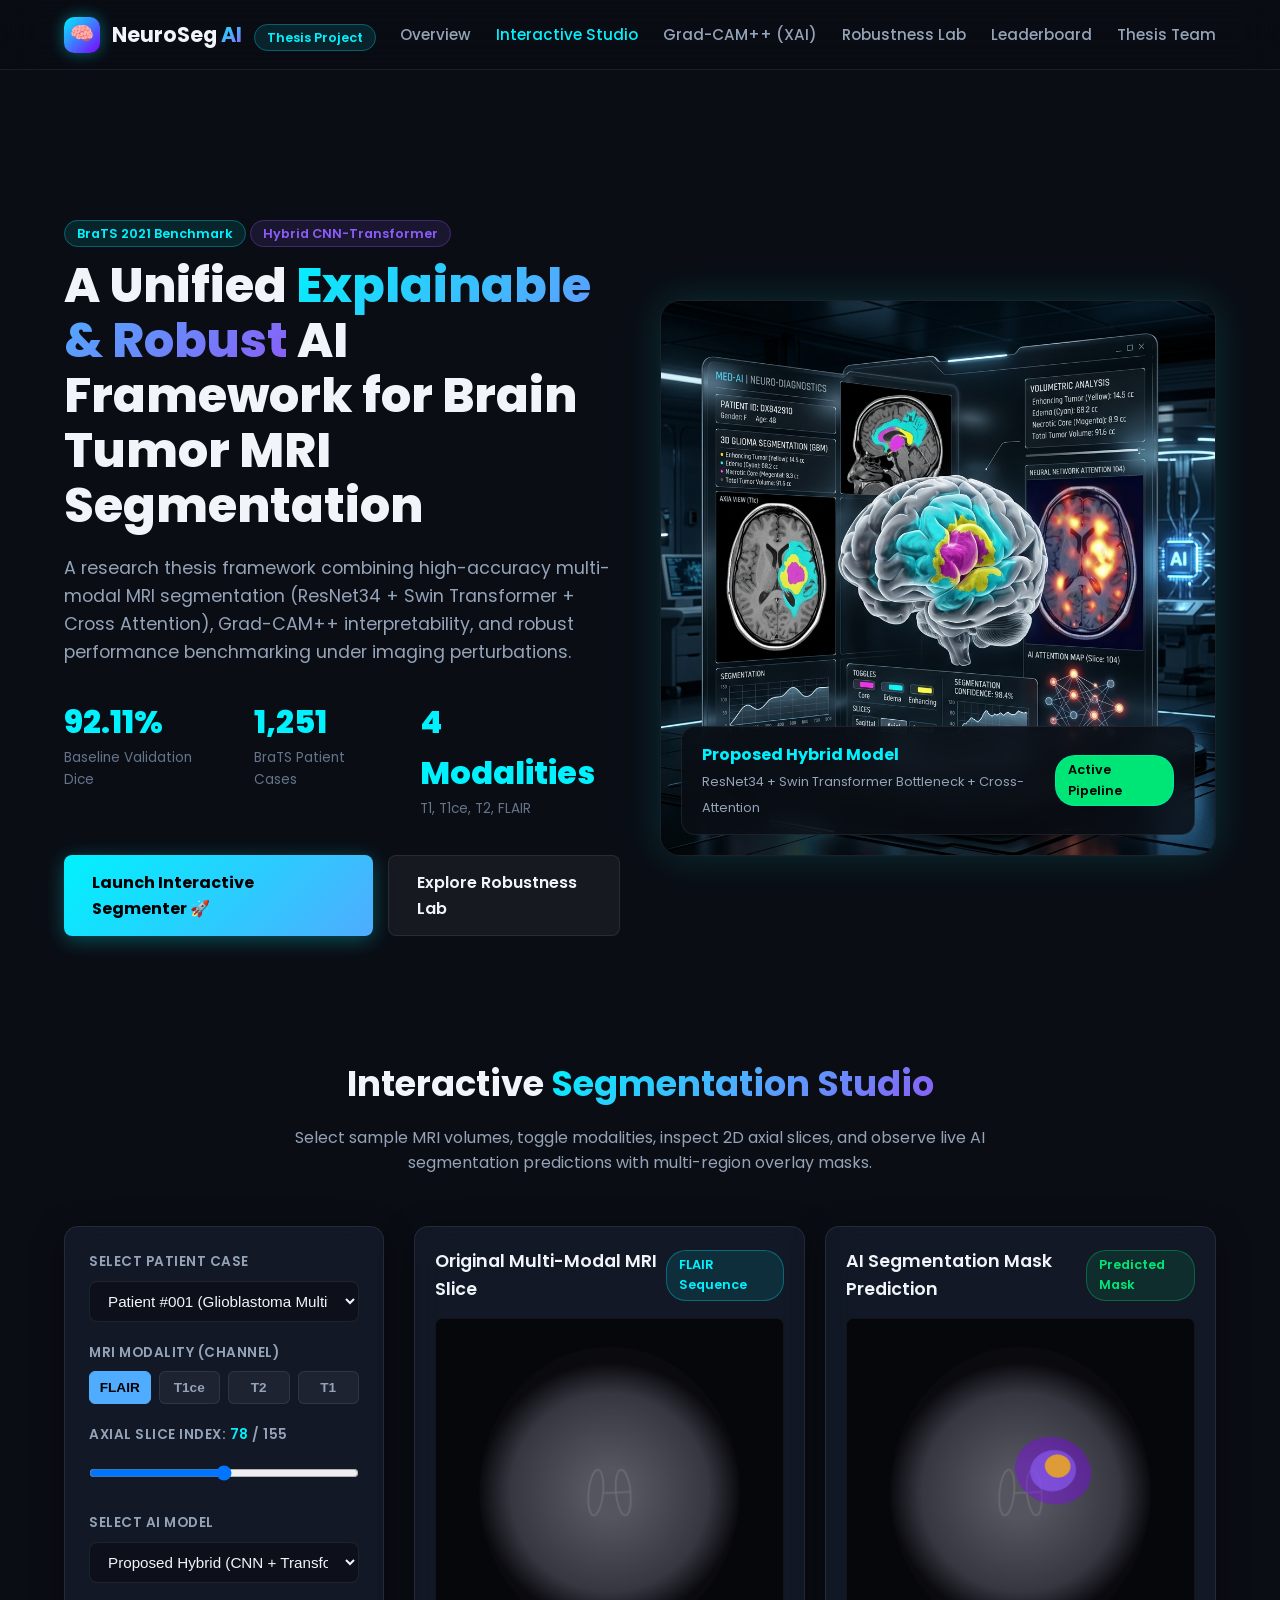
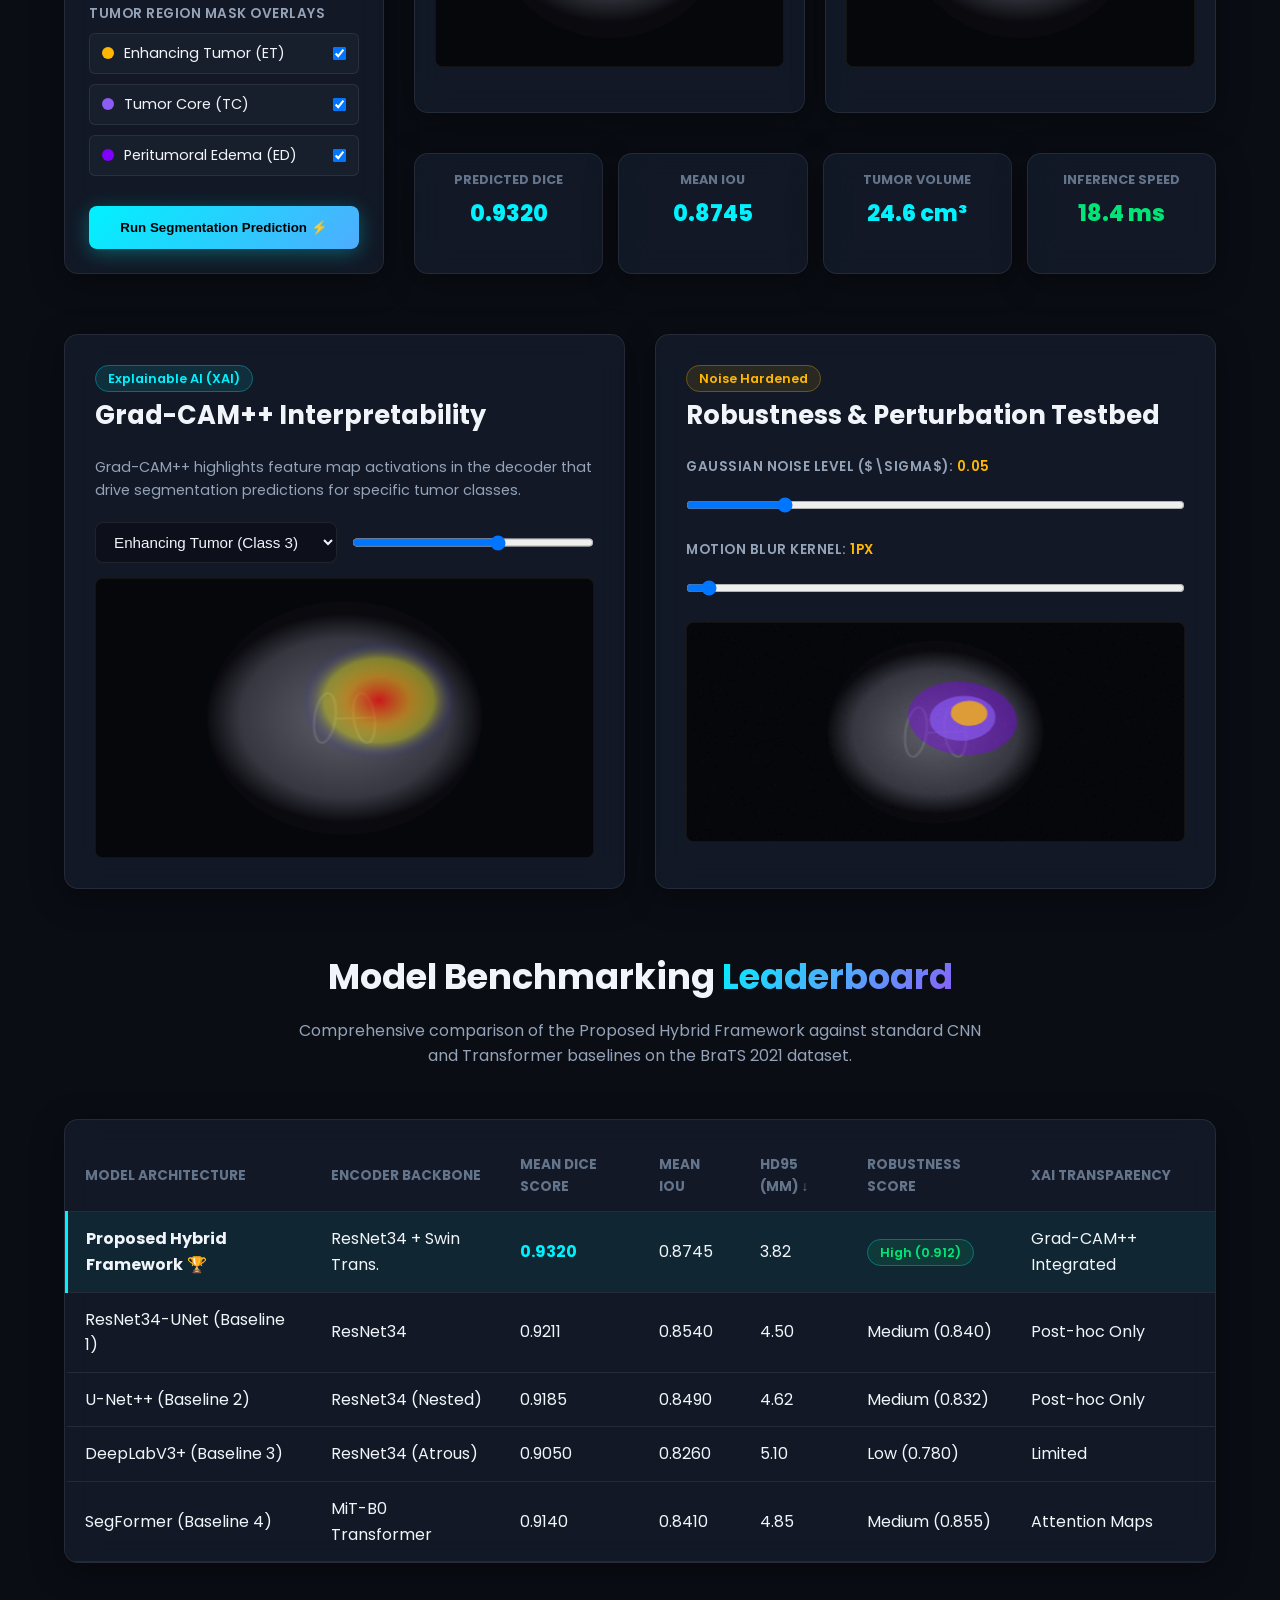
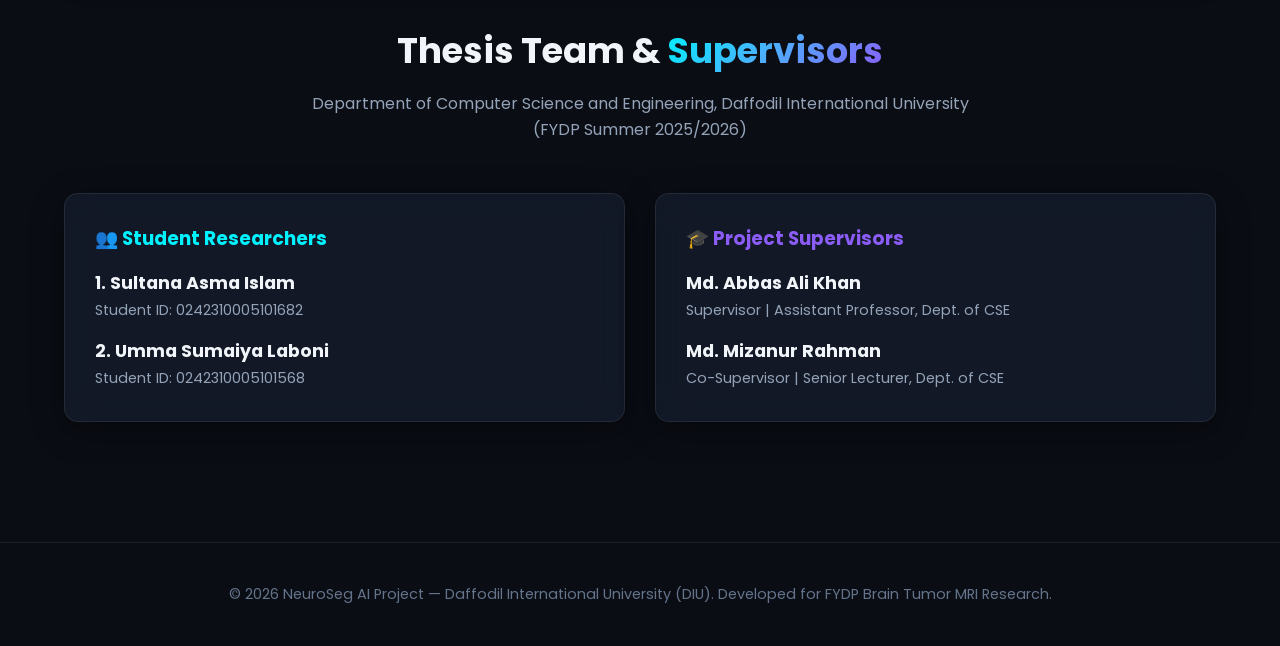
<file: index.html>
<!DOCTYPE html>
<html lang="en">
<head>
  <meta charset="UTF-8">
  <meta name="viewport" content="width=device-width, initial-scale=1.0">
  <title>NeuroSeg AI | Unified Explainable & Robust Brain Tumor MRI Segmentation</title>
  <meta name="description" content="A Unified Explainable and Robust Deep Learning Framework for Multimodal Brain Tumor MRI Segmentation (BraTS 2021)">
  <link rel="stylesheet" href="styles.css">
</head>
<body>

  <!-- Navigation Bar -->
  <nav class="navbar">
    <div class="nav-brand">
      <div class="nav-logo-icon">🧠</div>
      <div>
        <span>NeuroSeg <span class="gradient-text">AI</span></span>
        <span class="badge-tag" style="margin-left: 8px;">Thesis Project</span>
      </div>
    </div>
    <ul class="nav-links">
      <li><a href="#hero">Overview</a></li>
      <li><a href="#studio" class="active">Interactive Studio</a></li>
      <li><a href="#xai">Grad-CAM++ (XAI)</a></li>
      <li><a href="#robustness">Robustness Lab</a></li>
      <li><a href="#leaderboard">Leaderboard</a></li>
      <li><a href="#team">Thesis Team</a></li>
    </ul>
  </nav>

  <main>
    <!-- Hero Showcase Section -->
    <section id="hero" class="hero-section">
      <div class="hero-content">
        <div style="margin-bottom: 12px;">
          <span class="badge-tag">BraTS 2021 Benchmark</span>
          <span class="badge-tag" style="background: rgba(139, 92, 246, 0.12); color: var(--accent-violet); border-color: rgba(139, 92, 246, 0.3);">Hybrid CNN-Transformer</span>
        </div>
        <h1>A Unified <span class="gradient-text">Explainable & Robust</span> AI Framework for Brain Tumor MRI Segmentation</h1>
        <p>A research thesis framework combining high-accuracy multi-modal MRI segmentation (ResNet34 + Swin Transformer + Cross Attention), Grad-CAM++ interpretability, and robust performance benchmarking under imaging perturbations.</p>
        
        <div class="hero-stats">
          <div class="stat-item">
            <h3>92.11%</h3>
            <p>Baseline Validation Dice</p>
          </div>
          <div class="stat-item">
            <h3>1,251</h3>
            <p>BraTS Patient Cases</p>
          </div>
          <div class="stat-item">
            <h3>4 Modalities</h3>
            <p>T1, T1ce, T2, FLAIR</p>
          </div>
        </div>

        <div class="hero-cta">
          <a href="#studio" class="btn-primary">Launch Interactive Segmenter 🚀</a>
          <a href="#robustness" class="btn-secondary">Explore Robustness Lab</a>
        </div>
      </div>

      <div class="hero-image-container">
        <img src="assets/brain_mri_hero.png" alt="Brain Tumor MRI AI Segmentation Interface Showcase">
        <div class="hero-image-overlay">
          <div>
            <span style="font-weight: 700; color: var(--accent-cyan); display: block;">Proposed Hybrid Model</span>
            <span style="font-size: 0.8rem; color: var(--text-secondary);">ResNet34 + Swin Transformer Bottleneck + Cross-Attention</span>
          </div>
          <span class="badge-tag" style="background: var(--accent-green); color: #000;">Active Pipeline</span>
        </div>
      </div>
    </section>

    <!-- Interactive Studio Section -->
    <section id="studio" style="padding-top: 40px;">
      <div class="section-header">
        <h2>Interactive <span class="gradient-text">Segmentation Studio</span></h2>
        <p>Select sample MRI volumes, toggle modalities, inspect 2D axial slices, and observe live AI segmentation predictions with multi-region overlay masks.</p>
      </div>

      <div class="studio-grid">
        <!-- Control Panel -->
        <div class="glass-panel control-panel">
          <div class="control-group">
            <label>Select Patient Case</label>
            <select id="caseSelect" class="select-input">
              <option value="case1">Patient #001 (Glioblastoma Multiforme)</option>
              <option value="case2">Patient #042 (Lower Grade Glioma)</option>
              <option value="case3">Patient #108 (Enhancing Core Tumor)</option>
            </select>
          </div>

          <div class="control-group">
            <label>MRI Modality (Channel)</label>
            <div class="modality-selector">
              <button class="modality-btn active" data-modality="FLAIR">FLAIR</button>
              <button class="modality-btn" data-modality="T1ce">T1ce</button>
              <button class="modality-btn" data-modality="T2">T2</button>
              <button class="modality-btn" data-modality="T1">T1</button>
            </div>
          </div>

          <div class="control-group">
            <label>Axial Slice Index: <span id="sliceVal" style="color: var(--accent-cyan);">78</span> / 155</label>
            <input type="range" id="sliceSlider" min="1" max="155" value="78" class="range-input">
          </div>

          <div class="control-group">
            <label>Select AI Model</label>
            <select id="modelSelect" class="select-input">
              <option value="Proposed-Hybrid">Proposed Hybrid (CNN + Transformer)</option>
              <option value="ResNet34-UNet">Baseline: ResNet34-UNet</option>
              <option value="U-Net++">Baseline: U-Net++</option>
              <option value="SegFormer">Baseline: SegFormer</option>
            </select>
          </div>

          <div class="control-group">
            <label>Tumor Region Mask Overlays</label>
            <div class="toggle-group">
              <div class="toggle-item">
                <div class="toggle-label">
                  <span class="color-dot" style="background: var(--accent-yellow);"></span>
                  <span>Enhancing Tumor (ET)</span>
                </div>
                <input type="checkbox" id="chkET" checked>
              </div>
              <div class="toggle-item">
                <div class="toggle-label">
                  <span class="color-dot" style="background: var(--accent-violet);"></span>
                  <span>Tumor Core (TC)</span>
                </div>
                <input type="checkbox" id="chkTC" checked>
              </div>
              <div class="toggle-item">
                <div class="toggle-label">
                  <span class="color-dot" style="background: var(--accent-purple);"></span>
                  <span>Peritumoral Edema (ED)</span>
                </div>
                <input type="checkbox" id="chkED" checked>
              </div>
            </div>
          </div>

          <button id="btnRunInference" class="btn-primary" style="margin-top: 10px; width: 100%; justify-content: center;">
            Run Segmentation Prediction ⚡
          </button>
        </div>

        <!-- Dual Viewport Canvases -->
        <div class="viewports-container">
          <div class="glass-panel viewport-card">
            <div class="viewport-header">
              <h3>Original Multi-Modal MRI Slice</h3>
              <span id="modalityLabel" class="badge-tag">FLAIR Sequence</span>
            </div>
            <div class="canvas-wrapper">
              <canvas id="mriCanvas" width="380" height="380"></canvas>
            </div>
          </div>

          <div class="glass-panel viewport-card">
            <div class="viewport-header">
              <h3>AI Segmentation Mask Prediction</h3>
              <span class="badge-tag" style="background: rgba(0, 230, 118, 0.1); color: var(--accent-green); border-color: rgba(0, 230, 118, 0.3);">Predicted Mask</span>
            </div>
            <div class="canvas-wrapper">
              <canvas id="segCanvas" width="380" height="380"></canvas>
            </div>
          </div>

          <!-- Metrics Row -->
          <div class="metric-cards-grid">
            <div class="glass-panel metric-card">
              <h4>Predicted Dice</h4>
              <p id="mDice">0.9320</p>
            </div>
            <div class="glass-panel metric-card">
              <h4>Mean IoU</h4>
              <p id="mIoU">0.8745</p>
            </div>
            <div class="glass-panel metric-card">
              <h4>Tumor Volume</h4>
              <p id="mVol">24.6 cm³</p>
            </div>
            <div class="glass-panel metric-card">
              <h4>Inference Speed</h4>
              <p id="mTime" style="color: var(--accent-green);">18.4 ms</p>
            </div>
          </div>
        </div>
      </div>
    </section>

    <!-- XAI & Robustness Section -->
    <div class="twocol-grid">
      <!-- Grad-CAM++ Panel -->
      <section id="xai" class="glass-panel card-padding">
        <div style="display: flex; justify-content: space-between; align-items: flex-start; margin-bottom: 20px;">
          <div>
            <span class="badge-tag">Explainable AI (XAI)</span>
            <h2 style="font-size: 1.6rem; margin-top: 5px;">Grad-CAM++ Interpretability</h2>
          </div>
        </div>
        <p style="color: var(--text-secondary); font-size: 0.9rem; margin-bottom: 20px;">
          Grad-CAM++ highlights feature map activations in the decoder that drive segmentation predictions for specific tumor classes.
        </p>

        <div style="display: flex; gap: 15px; margin-bottom: 15px;">
          <select id="xaiClassSelect" class="select-input" style="flex: 1;">
            <option value="3">Enhancing Tumor (Class 3)</option>
            <option value="2">Peritumoral Edema (Class 2)</option>
            <option value="1">Necrotic/Core (Class 1)</option>
          </select>
          <input type="range" id="xaiAlpha" min="0.2" max="1.0" step="0.05" value="0.7" class="range-input" style="flex: 1;">
        </div>

        <div class="canvas-wrapper" style="max-width: 100%; height: 280px; margin: 0 auto;">
          <canvas id="xaiCanvas" width="380" height="280"></canvas>
        </div>
      </section>

      <!-- Robustness Lab Panel -->
      <section id="robustness" class="glass-panel card-padding">
        <div style="display: flex; justify-content: space-between; align-items: flex-start; margin-bottom: 20px;">
          <div>
            <span class="badge-tag" style="background: rgba(255, 183, 3, 0.1); color: var(--accent-yellow); border-color: rgba(255, 183, 3, 0.3);">Noise Hardened</span>
            <h2 style="font-size: 1.6rem; margin-top: 5px;">Robustness & Perturbation Testbed</h2>
          </div>
        </div>

        <div class="control-group" style="margin-bottom: 15px;">
          <label>Gaussian Noise Level ($\sigma$): <span id="noiseVal" style="color: var(--accent-yellow);">0.05</span></label>
          <input type="range" id="noiseSlider" min="0" max="0.3" step="0.01" value="0.05" class="range-input">
        </div>

        <div class="control-group" style="margin-bottom: 15px;">
          <label>Motion Blur Kernel: <span id="blurVal" style="color: var(--accent-yellow);">1px</span></label>
          <input type="range" id="blurSlider" min="1" max="11" step="2" value="1" class="range-input">
        </div>

        <div class="canvas-wrapper" style="max-width: 100%; height: 220px; margin: 0 auto;">
          <canvas id="robustnessCanvas" width="380" height="220"></canvas>
        </div>
      </section>
    </div>

    <!-- Leaderboard Table Section -->
    <section id="leaderboard" style="margin-top: 60px;">
      <div class="section-header">
        <h2>Model Benchmarking <span class="gradient-text">Leaderboard</span></h2>
        <p>Comprehensive comparison of the Proposed Hybrid Framework against standard CNN and Transformer baselines on the BraTS 2021 dataset.</p>
      </div>

      <div class="glass-panel" style="overflow-x: auto;">
        <table class="leaderboard-table">
          <thead>
            <tr>
              <th>Model Architecture</th>
              <th>Encoder Backbone</th>
              <th>Mean Dice Score</th>
              <th>Mean IoU</th>
              <th>HD95 (mm) ↓</th>
              <th>Robustness Score</th>
              <th>XAI Transparency</th>
            </tr>
          </thead>
          <tbody>
            <tr class="highlight-row">
              <td><strong>Proposed Hybrid Framework</strong> 🏆</td>
              <td>ResNet34 + Swin Trans.</td>
              <td><strong style="color: var(--accent-cyan);">0.9320</strong></td>
              <td>0.8745</td>
              <td>3.82</td>
              <td><span class="badge-tag" style="background: rgba(0, 230, 118, 0.1); color: var(--accent-green);">High (0.912)</span></td>
              <td>Grad-CAM++ Integrated</td>
            </tr>
            <tr>
              <td>ResNet34-UNet (Baseline 1)</td>
              <td>ResNet34</td>
              <td>0.9211</td>
              <td>0.8540</td>
              <td>4.50</td>
              <td>Medium (0.840)</td>
              <td>Post-hoc Only</td>
            </tr>
            <tr>
              <td>U-Net++ (Baseline 2)</td>
              <td>ResNet34 (Nested)</td>
              <td>0.9185</td>
              <td>0.8490</td>
              <td>4.62</td>
              <td>Medium (0.832)</td>
              <td>Post-hoc Only</td>
            </tr>
            <tr>
              <td>DeepLabV3+ (Baseline 3)</td>
              <td>ResNet34 (Atrous)</td>
              <td>0.9050</td>
              <td>0.8260</td>
              <td>5.10</td>
              <td>Low (0.780)</td>
              <td>Limited</td>
            </tr>
            <tr>
              <td>SegFormer (Baseline 4)</td>
              <td>MiT-B0 Transformer</td>
              <td>0.9140</td>
              <td>0.8410</td>
              <td>4.85</td>
              <td>Medium (0.855)</td>
              <td>Attention Maps</td>
            </tr>
          </tbody>
        </table>
      </div>
    </section>

    <!-- Thesis Team Section -->
    <section id="team" style="margin-top: 60px;">
      <div class="section-header">
        <h2>Thesis Team & <span class="gradient-text">Supervisors</span></h2>
        <p>Department of Computer Science and Engineering, Daffodil International University (FYDP Summer 2025/2026)</p>
      </div>

      <div class="twocol-grid" style="margin-top: 20px;">
        <div class="glass-panel card-padding">
          <h3 style="color: var(--accent-cyan); margin-bottom: 15px;">👥 Student Researchers</h3>
          <div style="margin-bottom: 15px;">
            <strong style="font-size: 1.1rem; display: block;">1. Sultana Asma Islam</strong>
            <span style="color: var(--text-secondary); font-size: 0.9rem;">Student ID: 0242310005101682</span>
          </div>
          <div>
            <strong style="font-size: 1.1rem; display: block;">2. Umma Sumaiya Laboni</strong>
            <span style="color: var(--text-secondary); font-size: 0.9rem;">Student ID: 0242310005101568</span>
          </div>
        </div>

        <div class="glass-panel card-padding">
          <h3 style="color: var(--accent-violet); margin-bottom: 15px;">🎓 Project Supervisors</h3>
          <div style="margin-bottom: 15px;">
            <strong style="font-size: 1.1rem; display: block;">Md. Abbas Ali Khan</strong>
            <span style="color: var(--text-secondary); font-size: 0.9rem;">Supervisor | Assistant Professor, Dept. of CSE</span>
          </div>
          <div>
            <strong style="font-size: 1.1rem; display: block;">Md. Mizanur Rahman</strong>
            <span style="color: var(--text-secondary); font-size: 0.9rem;">Co-Supervisor | Senior Lecturer, Dept. of CSE</span>
          </div>
        </div>
      </div>
    </section>
  </main>

  <footer>
    <p>© 2026 NeuroSeg AI Project — Daffodil International University (DIU). Developed for FYDP Brain Tumor MRI Research.</p>
  </footer>

  <script src="app.js"></script>
</body>
</html>
</file>
<file: styles.css>
@import url('https://fonts.googleapis.com/css2?family=Poppins:wght@300;400;500;600;700;800&family=Outfit:wght@400;500;600;700;800&family=Fira+Code:wght@400;500&display=swap');

:root {
  --bg-primary: #0a0d14;
  --bg-secondary: #121824;
  --bg-card: rgba(22, 30, 46, 0.7);
  --bg-card-hover: rgba(30, 41, 64, 0.8);
  --border-color: rgba(255, 255, 255, 0.08);
  --border-glow: rgba(0, 210, 255, 0.3);
  
  --accent-cyan: #00f2fe;
  --accent-blue: #4facfe;
  --accent-purple: #7f00ff;
  --accent-violet: #8b5cf6;
  --accent-yellow: #ffb703;
  --accent-green: #00e676;
  
  --text-primary: #f1f5f9;
  --text-secondary: #94a3b8;
  --text-muted: #64748b;
  
  --wt-color: rgba(0, 242, 254, 0.6);
  --tc-color: rgba(139, 92, 246, 0.7);
  --et-color: rgba(255, 183, 3, 0.8);
  --ed-color: rgba(127, 0, 255, 0.6);

  --glass-shadow: 0 8px 32px 0 rgba(0, 0, 0, 0.4);
  --radius-sm: 8px;
  --radius-md: 14px;
  --radius-lg: 20px;
}

* {
  margin: 0;
  padding: 0;
  box-sizing: border-box;
}

html {
  scroll-behavior: smooth;
  scroll-padding-top: 80px;
}

body {
  font-family: 'Poppins', sans-serif;
  background-color: var(--bg-primary);
  color: var(--text-primary);
  line-height: 1.6;
  overflow-x: hidden;
  overflow-y: visible;
  width: 100%;
}

/* Typography */
h1, h2, h3, h4, .font-heading {
  font-family: 'Poppins', 'Outfit', sans-serif;
}

.gradient-text {
  background: linear-gradient(135deg, var(--accent-cyan), var(--accent-blue), var(--accent-violet));
  -webkit-background-clip: text;
  background-clip: text;
  -webkit-text-fill-color: transparent;
}

.gradient-text-purple {
  background: linear-gradient(135deg, #a855f7, #6366f1);
  -webkit-background-clip: text;
  background-clip: text;
  -webkit-text-fill-color: transparent;
}

/* Glassmorphism Containers */
.glass-panel {
  background: var(--bg-card);
  backdrop-filter: blur(16px);
  -webkit-backdrop-filter: blur(16px);
  border: 1px solid var(--border-color);
  border-radius: var(--radius-md);
  box-shadow: var(--glass-shadow);
  transition: all 0.3s cubic-bezier(0.4, 0, 0.2, 1);
}

.glass-panel:hover {
  border-color: rgba(255, 255, 255, 0.15);
}

/* Navbar */
.navbar {
  position: sticky;
  top: 0;
  left: 0;
  right: 0;
  height: 70px;
  z-index: 1000;
  display: flex;
  align-items: center;
  justify-content: space-between;
  padding: 0 5%;
  background: rgba(10, 13, 20, 0.92);
  backdrop-filter: blur(20px);
  border-bottom: 1px solid var(--border-color);
}

.nav-brand {
  display: flex;
  align-items: center;
  gap: 12px;
  font-size: 1.3rem;
  font-weight: 700;
}

.nav-logo-icon {
  width: 36px;
  height: 36px;
  background: linear-gradient(135deg, var(--accent-cyan), var(--accent-purple));
  border-radius: 10px;
  display: flex;
  align-items: center;
  justify-content: center;
  color: white;
  font-size: 1.2rem;
  box-shadow: 0 0 15px rgba(0, 242, 254, 0.4);
}

.nav-links {
  display: flex;
  gap: 25px;
  list-style: none;
}

.nav-links a {
  color: var(--text-secondary);
  text-decoration: none;
  font-size: 0.95rem;
  font-weight: 500;
  transition: color 0.2s ease;
}

.nav-links a:hover, .nav-links a.active {
  color: var(--accent-cyan);
}

.badge-tag {
  background: rgba(0, 242, 254, 0.1);
  color: var(--accent-cyan);
  border: 1px solid rgba(0, 242, 254, 0.3);
  padding: 4px 12px;
  border-radius: 20px;
  font-size: 0.8rem;
  font-weight: 600;
}

/* Main Layout */
main {
  margin-top: 70px;
  padding: 40px 5%;
}

/* Hero Section */
.hero-section {
  display: grid;
  grid-template-columns: 1fr 1fr;
  gap: 40px;
  align-items: center;
  padding: 40px 0 80px 0;
}

.hero-content h1 {
  font-size: 3rem;
  line-height: 1.15;
  margin-bottom: 20px;
  font-weight: 800;
}

.hero-content p {
  color: var(--text-secondary);
  font-size: 1.1rem;
  margin-bottom: 30px;
}

.hero-stats {
  display: flex;
  gap: 30px;
  margin-bottom: 35px;
}

.stat-item h3 {
  font-size: 2rem;
  color: var(--accent-cyan);
  font-weight: 800;
}

.stat-item p {
  font-size: 0.85rem;
  color: var(--text-muted);
  margin: 0;
}

.hero-cta {
  display: flex;
  gap: 15px;
}

.btn-primary {
  background: linear-gradient(135deg, var(--accent-cyan), var(--accent-blue));
  color: #000;
  font-weight: 700;
  padding: 14px 28px;
  border-radius: var(--radius-sm);
  border: none;
  cursor: pointer;
  box-shadow: 0 4px 20px rgba(0, 242, 254, 0.3);
  transition: all 0.3s ease;
  text-decoration: none;
  display: inline-flex;
  align-items: center;
  gap: 8px;
}

.btn-primary:hover {
  transform: translateY(-2px);
  box-shadow: 0 6px 25px rgba(0, 242, 254, 0.5);
}

.btn-secondary {
  background: rgba(255, 255, 255, 0.05);
  color: var(--text-primary);
  font-weight: 600;
  padding: 14px 28px;
  border-radius: var(--radius-sm);
  border: 1px solid var(--border-color);
  cursor: pointer;
  transition: all 0.3s ease;
  text-decoration: none;
}

.btn-secondary:hover {
  background: rgba(255, 255, 255, 0.1);
  border-color: rgba(255, 255, 255, 0.2);
}

.hero-image-container {
  position: relative;
  border-radius: var(--radius-lg);
  overflow: hidden;
  box-shadow: 0 0 40px rgba(0, 242, 254, 0.15);
  border: 1px solid var(--border-color);
}

.hero-image-container img {
  width: 100%;
  height: auto;
  display: block;
}

.hero-image-overlay {
  position: absolute;
  bottom: 20px;
  left: 20px;
  right: 20px;
  background: rgba(10, 13, 20, 0.85);
  backdrop-filter: blur(12px);
  padding: 15px 20px;
  border-radius: var(--radius-md);
  border: 1px solid var(--border-color);
  display: flex;
  justify-content: space-between;
  align-items: center;
}

/* Section Header */
.section-header {
  text-align: center;
  max-width: 700px;
  margin: 0 auto 50px auto;
}

.section-header h2 {
  font-size: 2.2rem;
  font-weight: 700;
  margin-bottom: 12px;
}

.section-header p {
  color: var(--text-secondary);
}

/* Interactive Studio */
.studio-grid {
  display: grid;
  grid-template-columns: 320px 1fr;
  gap: 30px;
}

.control-panel {
  padding: 24px;
  display: flex;
  flex-direction: column;
  gap: 20px;
}

.control-group {
  display: flex;
  flex-direction: column;
  gap: 8px;
}

.control-group label {
  font-size: 0.85rem;
  font-weight: 600;
  color: var(--text-secondary);
  text-transform: uppercase;
  letter-spacing: 0.5px;
}

.select-input, .range-input {
  width: 100%;
  background: rgba(10, 13, 20, 0.6);
  border: 1px solid var(--border-color);
  color: var(--text-primary);
  padding: 10px 14px;
  border-radius: var(--radius-sm);
  outline: none;
  font-size: 0.95rem;
}

.select-input:focus {
  border-color: var(--accent-cyan);
}

.modality-selector {
  display: grid;
  grid-template-columns: repeat(4, 1fr);
  gap: 8px;
}

.modality-btn {
  background: rgba(255, 255, 255, 0.05);
  border: 1px solid var(--border-color);
  color: var(--text-secondary);
  padding: 8px 0;
  border-radius: 6px;
  cursor: pointer;
  font-weight: 600;
  font-size: 0.85rem;
  transition: all 0.2s ease;
}

.modality-btn.active {
  background: var(--accent-blue);
  color: #000;
  border-color: var(--accent-blue);
}

.toggle-group {
  display: flex;
  flex-direction: column;
  gap: 10px;
}

.toggle-item {
  display: flex;
  align-items: center;
  justify-content: space-between;
  padding: 8px 12px;
  background: rgba(255, 255, 255, 0.03);
  border-radius: 6px;
  border: 1px solid var(--border-color);
}

.toggle-label {
  display: flex;
  align-items: center;
  gap: 10px;
  font-size: 0.9rem;
}

.color-dot {
  width: 12px;
  height: 12px;
  border-radius: 50%;
}

/* Canvas Viewports */
.viewports-container {
  display: grid;
  grid-template-columns: 1fr 1fr;
  gap: 20px;
}

.viewport-card {
  padding: 20px;
  display: flex;
  flex-direction: column;
  align-items: center;
}

.viewport-header {
  width: 100%;
  display: flex;
  justify-content: space-between;
  align-items: center;
  margin-bottom: 15px;
}

.viewport-header h3 {
  font-size: 1.1rem;
  font-weight: 600;
}

.canvas-wrapper {
  position: relative;
  width: 100%;
  max-width: 400px;
  aspect-ratio: 1;
  border-radius: var(--radius-sm);
  overflow: hidden;
  background: #000;
  border: 1px solid var(--border-color);
}

canvas {
  width: 100%;
  height: 100%;
  display: block;
}

.metric-cards-grid {
  grid-column: span 2;
  display: grid;
  grid-template-columns: repeat(4, 1fr);
  gap: 15px;
  margin-top: 20px;
}

.metric-card {
  padding: 16px;
  text-align: center;
}

.metric-card h4 {
  font-size: 0.8rem;
  color: var(--text-muted);
  text-transform: uppercase;
  margin-bottom: 5px;
}

.metric-card p {
  font-size: 1.4rem;
  font-weight: 800;
  color: var(--accent-cyan);
}

/* XAI & Robustness Section */
.twocol-grid {
  display: grid;
  grid-template-columns: 1fr 1fr;
  gap: 30px;
  margin-top: 60px;
}

.card-padding {
  padding: 30px;
}

/* Table Leaderboard */
.leaderboard-table {
  width: 100%;
  border-collapse: collapse;
  margin-top: 20px;
}

.leaderboard-table th, .leaderboard-table td {
  padding: 14px 18px;
  text-align: left;
  border-bottom: 1px solid var(--border-color);
}

.leaderboard-table th {
  color: var(--text-muted);
  font-size: 0.85rem;
  text-transform: uppercase;
}

.leaderboard-table tr:hover {
  background: rgba(255, 255, 255, 0.02);
}

.highlight-row {
  background: rgba(0, 242, 254, 0.06) !important;
  border-left: 3px solid var(--accent-cyan);
}

/* Footer */
footer {
  margin-top: 80px;
  padding: 40px 5%;
  border-top: 1px solid var(--border-color);
  text-align: center;
  color: var(--text-muted);
  font-size: 0.9rem;
}

/* ==============================================================================
   RESPONSIVE DESIGN BREAKPOINTS (Phone, Tablet, Laptop, Desktop PC)
   ============================================================================== */

/* Laptop & Tablet Landscape (992px - 1200px) */
@media (max-width: 1200px) {
  main {
    padding: 30px 4%;
  }

  .hero-content h1 {
    font-size: 2.5rem;
  }

  .studio-grid {
    grid-template-columns: 280px 1fr;
    gap: 20px;
  }
}

/* Tablets & Small Laptops (768px - 991px) */
@media (max-width: 991px) {
  .navbar {
    padding: 0 4%;
  }

  .nav-links {
    gap: 15px;
  }

  .nav-links a {
    font-size: 0.88rem;
  }

  .hero-section {
    grid-template-columns: 1fr;
    gap: 30px;
    padding: 20px 0 50px 0;
    text-align: center;
  }

  .hero-content p {
    max-width: 600px;
    margin-left: auto;
    margin-right: auto;
  }

  .hero-stats {
    justify-content: center;
  }

  .hero-cta {
    justify-content: center;
  }

  .hero-image-container {
    max-width: 650px;
    margin: 0 auto;
  }

  .studio-grid {
    grid-template-columns: 1fr;
  }

  .control-panel {
    max-width: 100%;
  }

  .twocol-grid {
    grid-template-columns: 1fr;
    gap: 25px;
  }

  .metric-cards-grid {
    grid-template-columns: repeat(2, 1fr);
  }
}

/* Mobile Devices & Phones (max-width: 767px) */
@media (max-width: 767px) {
  .navbar {
    height: auto;
    min-height: 60px;
    padding: 10px 4%;
    flex-direction: column;
    gap: 10px;
  }

  .nav-brand {
    font-size: 1.1rem;
  }

  .nav-links {
    width: 100%;
    overflow-x: auto;
    white-space: nowrap;
    padding-bottom: 6px;
    justify-content: flex-start;
    -webkit-overflow-scrolling: touch;
    gap: 12px;
  }

  .nav-links::-webkit-scrollbar {
    display: none;
  }

  .nav-links a {
    font-size: 0.82rem;
    padding: 4px 8px;
    background: rgba(255, 255, 255, 0.04);
    border-radius: 6px;
  }

  main {
    margin-top: 110px;
    padding: 20px 3%;
  }

  .hero-content h1 {
    font-size: 1.85rem;
    line-height: 1.25;
  }

  .hero-content p {
    font-size: 0.95rem;
  }

  .hero-stats {
    flex-direction: row;
    flex-wrap: wrap;
    gap: 15px;
    justify-content: space-around;
  }

  .stat-item h3 {
    font-size: 1.5rem;
  }

  .stat-item p {
    font-size: 0.75rem;
  }

  .hero-cta {
    flex-direction: column;
    width: 100%;
    gap: 10px;
  }

  .btn-primary, .btn-secondary {
    width: 100%;
    justify-content: center;
    padding: 12px 20px;
    font-size: 0.9rem;
  }

  .hero-image-overlay {
    position: relative;
    bottom: 0;
    left: 0;
    right: 0;
    border-radius: 0 0 var(--radius-lg) var(--radius-lg);
    flex-direction: column;
    align-items: flex-start;
    gap: 8px;
  }

  .section-header {
    margin-bottom: 30px;
  }

  .section-header h2 {
    font-size: 1.6rem;
  }

  .section-header p {
    font-size: 0.9rem;
  }

  .viewports-container {
    grid-template-columns: 1fr;
  }

  .canvas-wrapper {
    max-width: 100%;
  }

  .metric-cards-grid {
    grid-column: span 1;
    grid-template-columns: repeat(2, 1fr);
    gap: 10px;
  }

  .metric-card {
    padding: 12px 8px;
  }

  .metric-card p {
    font-size: 1.15rem;
  }

  .card-padding {
    padding: 18px;
  }

  .leaderboard-table th, .leaderboard-table td {
    padding: 10px 12px;
    font-size: 0.8rem;
  }
}

/* Extra Small Phones (max-width: 480px) */
@media (max-width: 480px) {
  .hero-content h1 {
    font-size: 1.6rem;
  }

  .metric-cards-grid {
    grid-template-columns: 1fr;
  }
}
</file>
